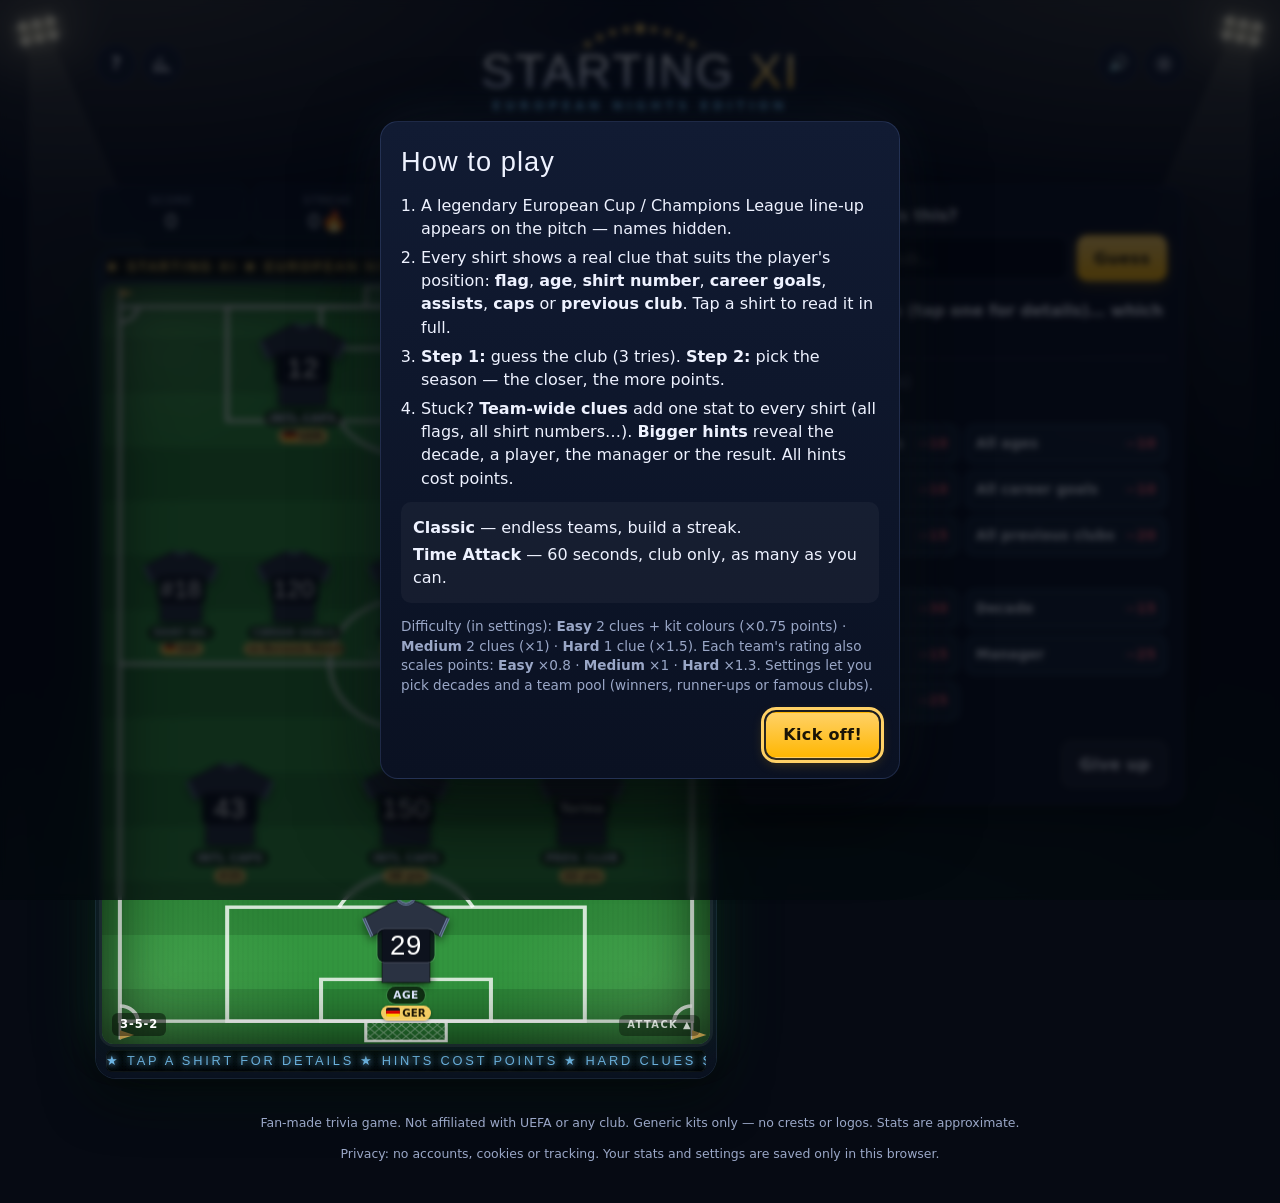
<file: index.html>
<!doctype html>
<html lang="en">
<head>
  <meta charset="utf-8">
  <!--
    Security policy (works on any static host, including GitHub Pages which can't set headers).
    Everything is served from this site; no third-party scripts, fonts, trackers or API calls.
    data:/blob: images are the flag/share-card canvases; there are no inline scripts or style attributes.
  -->
  <meta http-equiv="Content-Security-Policy" content="default-src 'self'; script-src 'self'; style-src 'self'; img-src 'self' data: blob:; font-src 'self'; connect-src 'self'; manifest-src 'self'; worker-src 'self'; media-src 'none'; object-src 'none'; frame-src 'none'; base-uri 'none'; form-action 'none'">
  <meta name="referrer" content="strict-origin-when-cross-origin">
  <meta name="viewport" content="width=device-width, initial-scale=1, viewport-fit=cover">
  <title>Starting XI – European Nights Edition</title>
  <meta name="description" content="Guess the legendary European Cup / Champions League team from the clues on each player's shirt. Free football trivia game — no sign-up, works offline.">
  <meta name="theme-color" content="#070b14">
  <meta name="color-scheme" content="dark">

  <!-- Social previews (absolute URLs: chat apps read them without running the page) -->
  <meta property="og:type" content="website">
  <meta property="og:title" content="Starting XI – European Nights Edition">
  <meta property="og:description" content="Can you name the legendary Champions League team from 11 shirts of clues?">
  <meta property="og:url" content="https://starting-xi.online/">
  <meta property="og:image" content="https://starting-xi.online/og-image.png">
  <meta property="og:image:width" content="1200">
  <meta property="og:image:height" content="630">
  <meta property="og:image:alt" content="Starting XI – a football pitch with eleven mystery shirts">
  <meta name="twitter:card" content="summary_large_image">

  <!-- Icons & install as an app -->
  <link rel="icon" href="favicon.svg" type="image/svg+xml">
  <link rel="icon" href="icon-192.png" type="image/png" sizes="192x192">
  <link rel="apple-touch-icon" href="apple-touch-icon.png">
  <link rel="manifest" href="manifest.webmanifest">
  <link rel="stylesheet" href="style.css?v=20261024m">
</head>
<body>
  <noscript><p class="noscript">Starting XI needs JavaScript to run. Please enable it and reload the page.</p></noscript>
  <!-- Stadium atmosphere (purely decorative) -->
  <div class="stadium" aria-hidden="true">
    <div class="floodlight floodlight-left"><span></span><span></span><span></span><span></span><span></span><span></span></div>
    <div class="floodlight floodlight-right"><span></span><span></span><span></span><span></span><span></span><span></span></div>
  </div>

  <!-- Shared SVG definitions (shirt clip path used by every player card) -->
  <svg class="svg-defs" width="0" height="0" aria-hidden="true" focusable="false">
    <defs>
      <clipPath id="shirt-clip" clipPathUnits="userSpaceOnUse">
        <path d="M33 4 L42 1 Q50 9 58 1 L67 4 L96 20 L87 40 L76 34 L76 90 L24 90 L24 34 L13 40 L4 20 Z"/>
      </clipPath>
    </defs>
  </svg>

  <a class="skip-link" href="#guess-area">Skip to guess</a>

  <header class="site-header">
    <div class="header-actions header-actions-left">
      <button class="icon-btn" id="btn-help" type="button" aria-label="How to play" title="How to play">?</button>
      <button class="icon-btn" id="btn-stats" type="button" aria-label="Statistics" title="Statistics">
        <svg viewBox="0 0 24 24" aria-hidden="true"><path d="M4 20V10M10 20V4M16 20v-7M22 20H2" fill="none" stroke="currentColor" stroke-width="2.2" stroke-linecap="round"/></svg>
      </button>
    </div>

    <h1 class="logo">
      <!-- Original logo: an arc of eleven stars over the wordmark -->
      <svg class="logo-stars" viewBox="0 0 220 40" aria-hidden="true">
        <g id="logo-star-arc"></g>
      </svg>
      <span class="logo-word">Starting <span class="logo-xi">XI</span></span>
      <span class="logo-sub">European Nights Edition</span>
    </h1>

    <div class="header-actions header-actions-right">
      <button class="icon-btn" id="btn-sound" type="button" aria-label="Mute sound" aria-pressed="false" title="Sound on/off">🔊</button>
      <button class="icon-btn" id="btn-settings" type="button" aria-label="Settings" title="Settings">
        <svg viewBox="0 0 24 24" aria-hidden="true"><circle cx="12" cy="12" r="3.2" fill="none" stroke="currentColor" stroke-width="2"/><path d="M12 2v3M12 19v3M2 12h3M19 12h3M4.9 4.9l2.1 2.1M17 17l2.1 2.1M4.9 19.1L7 17M17 7l2.1-2.1" stroke="currentColor" stroke-width="2" stroke-linecap="round"/></svg>
      </button>
    </div>
  </header>

  <nav class="mode-tabs" role="tablist" aria-label="Game mode">
    <button role="tab" type="button" class="mode-tab" id="tab-classic" data-mode="classic" aria-selected="true">Classic</button>
    <button role="tab" type="button" class="mode-tab" id="tab-timeattack" data-mode="timeattack" aria-selected="false">Time Attack</button>
  </nav>

  <main class="layout" id="main">
    <!-- ───────────── Pitch ───────────── -->
    <section class="pitch-column" aria-label="Pitch">
      <div class="status-bar" id="status-bar" aria-live="polite"></div>

      <div class="pitch-frame">
        <div class="led-board" aria-hidden="true"><div class="led-track"><span>★ STARTING XI ★ EUROPEAN NIGHTS ★ WHO ARE THEY? ★ NAME THE CLUB ★ NAME THE SEASON ★ </span><span>★ STARTING XI ★ EUROPEAN NIGHTS ★ WHO ARE THEY? ★ NAME THE CLUB ★ NAME THE SEASON ★ </span></div></div>
        <div class="pitch" id="pitch">
          <svg class="pitch-lines" viewBox="0 0 68 100" preserveAspectRatio="none" aria-hidden="true">
            <defs>
              <pattern id="net" width="1" height="1" patternUnits="userSpaceOnUse">
                <path d="M0 0 L1 1 M1 0 L0 1" stroke="rgba(255,255,255,.35)" stroke-width=".12"/>
              </pattern>
            </defs>
            <!-- goals with nets -->
            <rect x="29.5" y=".4" width="9" height="2.6" fill="url(#net)" stroke="rgba(255,255,255,.85)" stroke-width=".35"/>
            <rect x="29.5" y="97" width="9" height="2.6" fill="url(#net)" stroke="rgba(255,255,255,.85)" stroke-width=".35"/>
            <g fill="none" stroke="rgba(255,255,255,.8)" stroke-width=".45">
              <rect x="2" y="3" width="64" height="94"/>
              <line x1="2" y1="50" x2="66" y2="50"/>
              <circle cx="34" cy="50" r="8.5"/>
              <rect x="14" y="3" width="40" height="15"/>
              <rect x="24.5" y="3" width="19" height="5.5"/>
              <path d="M26.5 18 A8.5 8.5 0 0 0 41.5 18"/>
              <rect x="14" y="82" width="40" height="15"/>
              <rect x="24.5" y="91.5" width="19" height="5.5"/>
              <path d="M26.5 82 A8.5 8.5 0 0 1 41.5 82"/>
              <path d="M2 5 A2 2 0 0 0 4 3 M64 3 A2 2 0 0 0 66 5 M2 95 A2 2 0 0 1 4 97 M64 97 A2 2 0 0 1 66 95"/>
            </g>
            <g fill="rgba(255,255,255,.85)">
              <circle cx="34" cy="50" r=".6"/>
              <circle cx="34" cy="13" r=".55"/>
              <circle cx="34" cy="87" r=".55"/>
            </g>
            <!-- original centre-circle star motif -->
            <polygon class="centre-star" points="34,44.6 35.3,48.3 39.2,48.3 36.1,50.6 37.2,54.3 34,52.1 30.8,54.3 31.9,50.6 28.8,48.3 32.7,48.3"/>
            <!-- corner flags -->
            <g class="corner-flags">
              <line x1="2" y1="3" x2="2" y2="0.6"/><polygon points="2,0.6 3.6,1.2 2,1.8"/>
              <line x1="66" y1="3" x2="66" y2="0.6"/><polygon points="66,0.6 67.6,1.2 66,1.8"/>
              <line x1="2" y1="97" x2="2" y2="99.4"/><polygon points="2,98.2 3.6,98.8 2,99.4"/>
              <line x1="66" y1="97" x2="66" y2="99.4"/><polygon points="66,98.2 67.6,98.8 66,99.4"/>
            </g>
          </svg>
          <div class="formation-tag" id="formation-tag" aria-live="polite"></div>
          <div class="attack-arrow" aria-hidden="true">ATTACK ▲</div>
          <ul class="players" id="players" aria-label="Starting eleven"></ul>
          <div class="pitch-overlay" id="pitch-overlay" hidden></div>
        </div>
        <div class="led-board led-bottom" aria-hidden="true"><div class="led-track reverse"><span>★ TAP A SHIRT FOR DETAILS ★ HINTS COST POINTS ★ HARD CLUES SCORE ×1.5 ★ </span><span>★ TAP A SHIRT FOR DETAILS ★ HINTS COST POINTS ★ HARD CLUES SCORE ×1.5 ★ </span></div></div>
      </div>
    </section>

    <!-- ───────────── Controls ───────────── -->
    <section class="control-column" id="guess-area" aria-label="Your guess">
      <div class="panel" id="play-panel">
        <!-- Step 1: club -->
        <div class="club-slot" id="club-slot">
        <form class="guess-form" id="club-form" autocomplete="off" novalidate>
          <label class="step-label" for="club-input"><span class="step-num">1</span> Which club is this?</label>
          <div class="guess-row">
            <div class="combo" id="combo">
              <input id="club-input" class="text-input" type="text" role="combobox"
                     aria-autocomplete="list" aria-expanded="false" aria-controls="club-list"
                     placeholder="Start typing a club…" spellcheck="false" autocapitalize="off">
              <ul id="club-list" class="combo-list" role="listbox" aria-label="Club suggestions" hidden></ul>
            </div>
            <button class="btn btn-primary" id="club-submit" type="submit">Guess</button>
          </div>
          <ul class="guess-history" id="guess-history" aria-label="Previous guesses"></ul>
          <p class="dock-feedback" id="dock-feedback" aria-hidden="true"></p>
        </form>
        </div>

        <!-- Step 2: season -->
        <form class="guess-form" id="season-form" hidden novalidate>
          <label class="step-label" for="season-select"><span class="step-num">2</span> Which season?</label>
          <div class="guess-row">
            <button class="btn btn-ghost btn-square" id="season-minus" type="button" aria-label="Previous season">−</button>
            <select id="season-select" class="text-input select-input"></select>
            <button class="btn btn-ghost btn-square" id="season-plus" type="button" aria-label="Next season">+</button>
            <button class="btn btn-primary" id="season-submit" type="submit">Lock in</button>
          </div>
          <p class="hint-text">Exact season = full points. Closer = more points.</p>
        </form>

        <p class="feedback" id="feedback" role="status" aria-live="polite"></p>

        <!-- Hints -->
        <div class="hints" id="hints">
          <h2 class="panel-title">Hints <span class="muted">(cost points)</span></h2>
          <div class="hint-buttons" id="hint-buttons"></div>
          <ul class="hint-log" id="hint-log" aria-live="polite"></ul>
        </div>

        <div class="round-actions" id="round-actions">
        </div>
      </div>

      <!-- Reveal / results -->
      <div class="panel reveal" id="reveal" hidden tabindex="-1" aria-live="polite"></div>

      <!-- Time attack intro / results -->
      <div class="panel ta-panel" id="ta-panel" hidden></div>
    </section>
  </main>

  <footer class="site-footer">
    <p>Fan-made trivia game. Not affiliated with UEFA or any club. Generic kits only — no crests or logos.
      Stats are approximate.</p>
    <p>Privacy: no accounts, cookies or tracking. Your stats and settings are saved only in this browser.</p>
  </footer>

  <!-- ───────────── Modals ───────────── -->
  <dialog class="modal" id="modal-help" aria-labelledby="help-title">
    <div class="modal-body">
      <h2 id="help-title">How to play</h2>
      <ol class="help-list">
        <li>A legendary European Cup / Champions League line-up appears on the pitch — names hidden.</li>
        <li>Every shirt shows a real clue that suits the player's position: <b>flag</b>, <b>age</b>, <b>shirt number</b>, <b>career goals</b>, <b>assists</b>, <b>caps</b> or <b>previous club</b>. Tap a shirt to read it in full.</li>
        <li><b>Step 1:</b> guess the club (3 tries). <b>Step 2:</b> pick the season — the closer, the more points.</li>
        <li>Stuck? <b>Team-wide clues</b> add one stat to every shirt (all flags, all shirt numbers…). <b>Bigger hints</b> reveal the decade, a player, the manager or the result. All hints cost points.</li>
      </ol>
      <div class="help-modes">
        <p><b>Classic</b> — endless teams, build a streak.</p>
        <p><b>Time Attack</b> — 60 seconds, club only, as many as you can.</p>
      </div>
      <p class="muted small">Difficulty (in settings): <b>Easy</b> 2 clues + kit colours (×0.75 points) · <b>Medium</b> 2 clues (×1) · <b>Hard</b> 1 clue (×1.5). Each team's rating also scales points: <b>Easy</b> ×0.8 · <b>Medium</b> ×1 · <b>Hard</b> ×1.3. Settings let you pick decades and a team pool (winners, runner-ups or famous clubs).</p>
      <div class="modal-actions">
        <button class="btn btn-primary" type="button" data-close>Kick off!</button>
      </div>
    </div>
  </dialog>

  <dialog class="modal" id="modal-stats" aria-labelledby="stats-title">
    <div class="modal-body">
      <h2 id="stats-title">Statistics</h2>
      <div id="stats-content"></div>
      <div class="modal-actions">
        <button class="btn btn-ghost" type="button" id="btn-reset-stats">Reset stats</button>
        <button class="btn btn-ghost" type="button" data-close>Close</button>
        <button class="btn btn-primary" type="button" id="btn-share-stats">Share stats 📤</button>
      </div>
    </div>
  </dialog>

  <dialog class="modal" id="modal-settings" aria-labelledby="settings-title">
    <div class="modal-body">
      <h2 id="settings-title">Settings</h2>
      <fieldset class="setting">
        <legend>Clue difficulty <span class="muted small">(Classic mode)</span></legend>
        <div class="segmented">
          <label><input type="radio" name="difficulty" value="easy"> <span>Easy</span></label>
          <label><input type="radio" name="difficulty" value="medium"> <span>Medium</span></label>
          <label><input type="radio" name="difficulty" value="hard"> <span>Hard</span></label>
        </div>
        <p class="muted small">Easy: 2 clues per shirt + kit colours (points ×0.75). Medium: 2 clues (×1). Hard: 1 clue (×1.5).</p>
      </fieldset>
      <fieldset class="setting">
        <legend>Team pool</legend>
        <select id="setting-pool" class="text-input select-input">
          <option value="all">All teams</option>
          <option value="winners">Winners only</option>
          <option value="runners">Runner-ups only</option>
          <option value="famous">Famous clubs only</option>
        </select>
      </fieldset>
      <fieldset class="setting">
        <legend>Decades <button type="button" class="link-btn" id="decades-all">Select all</button></legend>
        <div class="decade-filter" id="setting-decades"></div>
      </fieldset>
      <fieldset class="setting">
        <legend>Sound</legend>
        <label class="switch"><input type="checkbox" id="setting-sound"> <span>Sound effects</span></label>
      </fieldset>
      <div class="modal-actions">
        <button class="btn btn-primary" type="button" data-close>Done</button>
      </div>
    </div>
  </dialog>

  <dialog class="modal share-modal" id="modal-share" aria-labelledby="share-title">
    <div class="modal-body">
      <div class="share-head">
        <div>
          <p class="share-kicker">Challenge your friends</p>
          <h2 id="share-title">Share your run</h2>
        </div>
        <button class="icon-btn share-close" type="button" data-close aria-label="Close">✕</button>
      </div>

      <div class="share-layout">
        <figure class="share-figure">
          <img class="share-image" id="share-image" alt="Your result card">
          <figcaption>Image card · no spoilers</figcaption>
        </figure>

        <div class="share-side">
          <div class="share-stats" id="share-stats" aria-label="Your result"></div>

          <div class="share-message">
            <span class="share-message-label">Sent with the image</span>
            <p class="share-link-line" id="share-preview"></p>
          </div>

          <div class="share-buttons">
            <button class="btn btn-primary" type="button" id="btn-share-native">Share image 📤</button>
            <button class="btn btn-ghost" type="button" id="btn-share-download">Save image 🖼️</button>
          </div>
          <p class="share-how" id="share-how"></p>

          <div class="share-apps-block">
            <span class="share-message-label">Or share straight to</span>
            <div class="share-apps" id="share-apps" aria-label="Share to an app"></div>
          </div>
        </div>
      </div>
    </div>
  </dialog>

  <div class="toast" id="toast" role="status" aria-live="polite" hidden></div>
  <canvas class="confetti" id="confetti" aria-hidden="true"></canvas>

  <script src="data.js?v=20261024m"></script>
  <script src="game.js?v=20261024m"></script>
</body>
</html>
</file>
<file: style.css>
/* =============================================================================
 * Starting XI – European Nights Edition — styles
 * Dark "stadium at night" theme, mobile-first.
 * ========================================================================== */

:root {
  --bg: #060a13;
  --bg-2: #0c1426;
  --panel: rgba(14, 22, 40, 0.86);
  --panel-border: rgba(140, 170, 255, 0.16);
  --text: #eef2ff;
  --muted: #9aa7c7;
  --gold: #ffd166;
  --gold-2: #ffb703;
  --sky: #7cc8ff;
  --good: #3ddc84;
  --bad: #ff5d73;
  --warn: #ffb547;
  --grass-1: #2e8b3a;
  --grass-2: #287a33;
  --radius: 14px;
  --card-w: clamp(56px, 17vw, 92px);
  --font-display: Impact, Haettenschweiler, "Arial Narrow Bold", "Franklin Gothic Medium", sans-serif;
  --font-body: system-ui, -apple-system, "Segoe UI", Roboto, "Helvetica Neue", Arial, sans-serif;
  --shadow: 0 10px 30px rgba(0, 0, 0, 0.45);
  color-scheme: dark;
}

* { box-sizing: border-box; }

html { -webkit-text-size-adjust: 100%; }

body {
  margin: 0;
  min-height: 100vh;
  font-family: var(--font-body);
  color: var(--text);
  background:
    radial-gradient(ellipse 60% 40% at 10% -5%, rgba(255, 236, 170, 0.20), transparent 70%),
    radial-gradient(ellipse 60% 40% at 90% -5%, rgba(255, 236, 170, 0.20), transparent 70%),
    radial-gradient(ellipse 120% 60% at 50% 110%, rgba(40, 140, 70, 0.20), transparent 70%),
    linear-gradient(180deg, #0a1022 0%, var(--bg) 60%);
  background-color: var(--bg);
  background-attachment: fixed;
  overflow-x: hidden;
  line-height: 1.45;
}

button, input, select { font: inherit; color: inherit; }

.svg-defs { position: absolute; width: 0; height: 0; overflow: hidden; }

.skip-link {
  position: absolute; left: 8px; top: -60px; z-index: 50;
  background: var(--gold); color: #111; padding: 8px 12px; border-radius: 8px; font-weight: 700;
}
.skip-link:focus { top: 8px; }

:focus-visible { outline: 3px solid var(--gold); outline-offset: 2px; }

.muted { color: var(--muted); font-weight: 400; }
.small { font-size: 0.85rem; }

/* ───────────── Stadium floodlights (decorative) ───────────── */
.stadium { position: fixed; inset: 0; pointer-events: none; z-index: 0; overflow: hidden; }
.floodlight {
  position: absolute; top: 14px; display: grid; grid-template-columns: repeat(3, 10px); gap: 4px;
  padding: 5px; border-radius: 4px; background: rgba(30, 36, 50, 0.9);
  box-shadow: 0 0 40px 18px rgba(255, 240, 190, 0.18);
}
.floodlight span {
  width: 10px; height: 10px; border-radius: 50%;
  background: #fff9e0; box-shadow: 0 0 10px 3px rgba(255, 244, 200, 0.9);
  animation: flicker 6s infinite;
}
.floodlight span:nth-child(2n) { animation-delay: 1.3s; }
.floodlight span:nth-child(3n) { animation-delay: 2.7s; }
.floodlight-left { left: 14px; transform: rotate(-12deg); }
.floodlight-right { right: 14px; transform: rotate(12deg); }
.floodlight::after {
  content: ""; position: absolute; top: 100%; left: 50%; width: 260px; height: 60vh;
  transform: translateX(-50%); transform-origin: top center;
  background: linear-gradient(180deg, rgba(255, 246, 210, 0.10), transparent 80%);
  clip-path: polygon(45% 0, 55% 0, 100% 100%, 0 100%);
}
@keyframes flicker { 0%, 96%, 100% { opacity: 1; } 97% { opacity: 0.6; } 98% { opacity: 1; } 99% { opacity: 0.8; } }

/* ───────────── Header / logo ───────────── */
.site-header, .mode-tabs, .layout, .site-footer { position: relative; z-index: 1; }

.site-header {
  display: grid; grid-template-columns: auto 1fr auto; align-items: center; gap: 8px;
  max-width: 1120px; margin: 0 auto; padding: 14px 16px 6px;
}
.header-actions { display: flex; gap: 6px; }

.icon-btn {
  width: 40px; height: 40px; border-radius: 50%; display: grid; place-items: center;
  border: 1px solid var(--panel-border); background: rgba(20, 30, 54, 0.8); cursor: pointer;
  font-weight: 800; font-size: 1.05rem; transition: transform .15s, background .15s;
}
.icon-btn svg { width: 20px; height: 20px; }
.icon-btn:hover { background: rgba(40, 56, 96, 0.9); transform: translateY(-1px); }

.logo { margin: 0; text-align: center; line-height: 1; display: flex; flex-direction: column; align-items: center; }
.logo-stars { width: min(200px, 52vw); height: auto; margin-bottom: -2px; }
.logo-stars polygon { fill: var(--gold); filter: drop-shadow(0 0 3px rgba(255, 209, 102, .8)); }
.logo-word {
  font-family: var(--font-display); font-weight: 400; letter-spacing: 0.04em; text-transform: uppercase;
  font-size: clamp(1.9rem, 8.5vw, 3rem);
  background: linear-gradient(180deg, #ffffff 0%, #dfe8ff 55%, #9fb4e8 100%);
  -webkit-background-clip: text; background-clip: text; color: transparent;
  filter: drop-shadow(0 2px 0 rgba(0, 0, 0, .5)) drop-shadow(0 0 18px rgba(124, 200, 255, .25));
}
.logo-xi {
  background: linear-gradient(180deg, #fff3c4, var(--gold) 50%, var(--gold-2));
  -webkit-background-clip: text; background-clip: text; color: transparent;
}
.logo-sub {
  margin-top: 4px; font-size: clamp(0.62rem, 2.6vw, 0.8rem); letter-spacing: 0.32em; text-transform: uppercase;
  color: var(--sky); font-weight: 700;
}

/* ───────────── Mode tabs ───────────── */
.mode-tabs {
  display: flex; justify-content: center; gap: 4px; margin: 8px auto 4px; padding: 4px;
  width: fit-content; max-width: calc(100% - 32px);
  background: rgba(12, 20, 38, 0.85); border: 1px solid var(--panel-border); border-radius: 999px;
}
.mode-tab {
  border: 0; background: transparent; padding: 8px 14px; border-radius: 999px; cursor: pointer;
  font-weight: 700; font-size: 0.92rem; color: var(--muted); white-space: nowrap;
}
.mode-tab[aria-selected="true"] {
  background: linear-gradient(180deg, var(--gold), var(--gold-2)); color: #1a1406;
  box-shadow: 0 0 16px rgba(255, 209, 102, 0.45);
}
.mode-tab:not([aria-selected="true"]):hover { color: var(--text); }

/* ───────────── Layout ───────────── */
.layout {
  max-width: 1120px; margin: 0 auto; padding: 8px 16px 24px;
  display: grid; grid-template-columns: minmax(0, 1fr); gap: 16px;
}
@media (min-width: 900px) {
  .layout { grid-template-columns: minmax(0, 620px) minmax(0, 1fr); align-items: start; gap: 24px; }
  .control-column { position: sticky; top: 16px; }
}

/* ───────────── Status bar ───────────── */
.status-bar {
  max-width: 620px; margin-left: auto; margin-right: auto;
  display: flex; flex-wrap: wrap; justify-content: space-between; gap: 6px; margin-bottom: 10px;
}
.stat-chip {
  flex: 1 1 0; min-width: 70px; padding: 6px 10px; border-radius: 10px; text-align: center;
  background: var(--panel); border: 1px solid var(--panel-border);
}
.stat-chip .k { display: block; font-size: 0.66rem; letter-spacing: .12em; text-transform: uppercase; color: var(--muted); }
.stat-chip .v { display: block; font-family: var(--font-display); font-size: 1.3rem; letter-spacing: .03em; line-height: 1.15; }
.stat-chip.timer .v { color: var(--gold); }
.stat-chip.timer.low .v { color: var(--bad); animation: pulse 1s infinite; }
.balls { letter-spacing: 1px; white-space: nowrap; font-size: 1rem; }
.balls .used { opacity: .22; filter: grayscale(1); }
@keyframes pulse { 50% { transform: scale(1.12); } }

/* ───────────── Pitch ───────────── */
.pitch {
  max-width: 620px; margin: 0 auto;
  position: relative; width: 100%; aspect-ratio: 80 / 100; border-radius: var(--radius); overflow: hidden;
  background:
    radial-gradient(ellipse 80% 60% at 50% 45%, rgba(255, 255, 255, 0.08), transparent 70%),
    repeating-linear-gradient(180deg, var(--grass-1) 0 8.333%, var(--grass-2) 8.333% 16.666%);
  box-shadow: inset 0 0 60px rgba(0, 0, 0, 0.55), 0 0 0 3px rgba(255, 255, 255, 0.06), 0 0 50px rgba(61, 220, 132, 0.15), var(--shadow);
}
.pitch-lines { position: absolute; inset: 0; width: 100%; height: 100%; }
.pitch.shake { animation: shake .5s; }

.formation-tag {
  position: absolute; left: 10px; bottom: 8px; z-index: 2; padding: 3px 8px; border-radius: 6px;
  font-size: .72rem; font-weight: 800; letter-spacing: .08em; background: rgba(0, 0, 0, .45); color: #fff;
}
.formation-tag:empty { display: none; }

.pitch-overlay {
  position: absolute; inset: 0; z-index: 5; display: grid; place-items: center; text-align: center; padding: 20px;
  background: rgba(4, 8, 16, .55); backdrop-filter: blur(2px);
  font-family: var(--font-display); font-size: clamp(1.4rem, 6vw, 2.2rem); letter-spacing: .05em;
}
.pitch-overlay[hidden] { display: none; }

/* ───────────── Player cards ───────────── */
.players { list-style: none; margin: 0; padding: 0; position: absolute; inset: 0; z-index: 3; }

.card {
  --cw: var(--card-w);
  position: absolute; width: var(--cw); transform: translate(-50%, -50%);
  perspective: 700px;
}
.card.compact { --cw: calc(var(--card-w) * 0.86); }

.card-drop { animation: drop .6s cubic-bezier(.2, .9, .3, 1.25) both; animation-delay: var(--delay, 0ms); }
.no-anim .card-drop { animation: none; }
@keyframes drop {
  0% { opacity: 0; transform: translateY(-70px) scale(.5) rotate(-8deg); }
  70% { opacity: 1; }
  100% { opacity: 1; transform: none; }
}

.card-btn {
  display: block; width: 100%; padding: 0; margin: 0; border: 0; background: none; color: inherit;
  font: inherit; text-align: inherit; cursor: pointer; border-radius: 10px;
}
.card-btn:hover .shirt { filter: drop-shadow(0 4px 4px rgba(0, 0, 0, .45)) drop-shadow(0 0 6px rgba(255, 209, 102, .55)); }
.card-btn[aria-expanded="true"] .shirt { filter: drop-shadow(0 0 8px rgba(255, 209, 102, .95)); }
.card-btn:focus-visible { outline-offset: 3px; }

.card-tip {
  position: absolute; z-index: 6; width: max-content; max-width: min(240px, 72%);
  transform: translate(-50%, calc(-100% - 50px)); padding: 10px 12px; border-radius: 12px;
  background: rgba(8, 13, 26, .96); border: 1px solid rgba(255, 209, 102, .45);
  box-shadow: 0 12px 30px rgba(0, 0, 0, .6); font-size: .8rem; line-height: 1.3; animation: fadeIn .18s ease-out;
}
.card-tip.below { transform: translate(-50%, 46px); }
.card-tip[hidden] { display: none; }
.card-tip-title { display: block; margin-bottom: 6px; font-size: .92rem; color: var(--gold); }
.card-tip dl { display: grid; grid-template-columns: auto 1fr; gap: 3px 10px; margin: 0; }
.card-tip dt { color: var(--muted); }
.card-tip dd { margin: 0; font-weight: 700; }

.card-inner { position: relative; transform-style: preserve-3d; transition: transform .75s cubic-bezier(.3, .7, .3, 1.1); }
.card.flipped .card-inner { transform: rotateY(180deg); }
.card-face { backface-visibility: hidden; -webkit-backface-visibility: hidden; display: flex; flex-direction: column; align-items: center; }
.card-back { position: absolute; inset: 0 0 auto 0; transform: rotateY(180deg); }

.shirt-wrap { position: relative; width: 100%; }
.shirt { display: block; width: 100%; height: auto; filter: drop-shadow(0 4px 4px rgba(0, 0, 0, .45)); }

.clue-bubble {
  position: absolute; left: 50%; top: 54%; transform: translate(-50%, -50%);
  width: max-content; min-width: 62%; max-width: 96%; padding: 2px 4px; border-radius: 7px; text-align: center;
  background: rgba(6, 10, 20, .78); color: #fff; line-height: 1.05;
  box-shadow: 0 0 0 1px rgba(255, 255, 255, .12);
}
.clue-main {
  display: block; font-family: var(--font-display); letter-spacing: .02em;
  font-size: calc(var(--cw) * 0.30); white-space: nowrap;
}
.clue-main.text { font-family: var(--font-body); font-weight: 800; font-size: calc(var(--cw) * 0.135); white-space: normal; line-height: 1.1; overflow-wrap: break-word; hyphens: auto; }
.clue-main.flag { font-size: calc(var(--cw) * 0.28); font-family: "Segoe UI Emoji", "Apple Color Emoji", "Noto Color Emoji", sans-serif; }
.clue-main.blank { opacity: .55; }
.clue-sub { display: block; font-size: calc(var(--cw) * 0.12); font-weight: 800; letter-spacing: .08em; color: var(--gold); }

.chip {
  margin-top: 2px; max-width: 120%; padding: 1px 6px; border-radius: 999px; text-align: center;
  font-size: calc(var(--cw) * 0.115); font-weight: 800; letter-spacing: .04em; text-transform: uppercase; white-space: nowrap;
  background: rgba(0, 0, 0, .62); color: #dfe7ff; box-shadow: 0 0 0 1px rgba(255, 255, 255, .1);
  overflow: hidden; text-overflow: ellipsis;
}
.chip.second { background: rgba(255, 209, 102, .92); color: #1b1404; text-transform: none; letter-spacing: 0; }

.name-tag {
  margin-top: 2px; max-width: 140%; padding: 1px 6px; border-radius: 5px;
  font-size: calc(var(--cw) * 0.13); font-weight: 800; white-space: nowrap; overflow: hidden; text-overflow: ellipsis;
  background: var(--sky); color: #04101f; animation: pop .35s ease-out;
}
@keyframes pop { from { transform: scale(.4); opacity: 0; } to { transform: none; opacity: 1; } }

.back-num {
  position: absolute; left: 50%; top: 52%; transform: translate(-50%, -50%);
  font-family: var(--font-display); font-size: calc(var(--cw) * 0.36); color: #fff;
  text-shadow: 0 0 2px #000, 0 2px 0 rgba(0, 0, 0, .6), 0 0 8px rgba(0, 0, 0, .6);
}
.back-name {
  margin-top: 2px; max-width: 150%; padding: 2px 6px; border-radius: 6px; text-align: center;
  font-size: calc(var(--cw) * 0.14); font-weight: 800; line-height: 1.1;
  background: linear-gradient(180deg, #fff6d6, var(--gold)); color: #1a1406; box-shadow: 0 2px 8px rgba(0, 0, 0, .5);
}
.back-pos { font-size: calc(var(--cw) * 0.105); font-weight: 700; color: #fff; text-shadow: 0 1px 2px #000; margin-top: 1px; }

/* ───────────── Panels & controls ───────────── */
.panel {
  background: var(--panel); border: 1px solid var(--panel-border); border-radius: var(--radius);
  padding: 16px; box-shadow: var(--shadow); backdrop-filter: blur(6px);
}
.panel + .panel { margin-top: 14px; }
.panel[hidden] { display: none; }
.panel-title { font-size: .95rem; margin: 0 0 8px; letter-spacing: .03em; }

.guess-form + .guess-form { margin-top: 10px; }
.guess-form[hidden] { display: none; }
.step-label { display: flex; align-items: center; gap: 8px; font-weight: 800; margin-bottom: 8px; }
.step-num {
  display: inline-grid; place-items: center; width: 24px; height: 24px; border-radius: 50%;
  background: var(--gold); color: #1a1406; font-size: .8rem;
}
.guess-row { display: flex; gap: 8px; align-items: stretch; }
.guess-row.shake { animation: shake .5s; }

.text-input {
  width: 100%; min-height: 46px; padding: 10px 12px; border-radius: 10px;
  border: 1px solid rgba(160, 185, 255, .28); background: rgba(5, 10, 22, .85); color: var(--text);
  font-size: 1rem;
}
.text-input:focus { outline: none; border-color: var(--gold); box-shadow: 0 0 0 3px rgba(255, 209, 102, .25); }
.select-input { cursor: pointer; }
.select-input option { background: #0b1222; }

.combo { position: relative; flex: 1; min-width: 0; }
.combo-list {
  position: absolute; z-index: 20; left: 0; right: 0; top: calc(100% + 4px); margin: 0; padding: 4px; list-style: none;
  max-height: 260px; overflow-y: auto; border-radius: 10px;
  background: #0d1529; border: 1px solid rgba(160, 185, 255, .3); box-shadow: var(--shadow);
}
.combo-list[hidden] { display: none; }
.combo-list li { padding: 9px 10px; border-radius: 7px; cursor: pointer; }
.combo-list li[aria-selected="true"], .combo-list li:hover { background: rgba(255, 209, 102, .18); }
.combo-list li mark { background: none; color: var(--gold); font-weight: 800; }
.combo-list li.guessed { opacity: .45; text-decoration: line-through; }

.btn {
  min-height: 46px; padding: 10px 16px; border-radius: 10px; border: 1px solid transparent; cursor: pointer;
  font-weight: 800; letter-spacing: .02em; transition: transform .12s, filter .15s, background .15s; white-space: nowrap;
}
.btn:hover:not(:disabled) { transform: translateY(-1px); filter: brightness(1.08); }
.btn:active:not(:disabled) { transform: translateY(1px); }
.btn:disabled { opacity: .42; cursor: not-allowed; }
.btn-primary { background: linear-gradient(180deg, var(--gold), var(--gold-2)); color: #1a1406; box-shadow: 0 4px 14px rgba(255, 183, 3, .3); }
.btn-ghost { background: rgba(255, 255, 255, .06); border-color: rgba(255, 255, 255, .16); color: var(--text); }
.btn-square { min-width: 46px; padding: 0; font-size: 1.3rem; }
.btn-hint {
  min-height: 40px; padding: 8px 10px; font-size: .84rem; font-weight: 700; text-align: left;
  background: rgba(124, 200, 255, .09); border-color: rgba(124, 200, 255, .28); color: var(--text);
  display: flex; justify-content: space-between; gap: 8px; align-items: center; white-space: normal;
}
.btn-hint .cost { color: var(--bad); font-weight: 800; white-space: nowrap; }
.btn-hint[hidden] { display: none; }

.hint-text { margin: 6px 0 0; font-size: .8rem; color: var(--muted); }

.guess-history { list-style: none; margin: 8px 0 0; padding: 0; display: flex; flex-wrap: wrap; gap: 6px; }
.guess-history li { padding: 4px 9px; border-radius: 999px; font-size: .82rem; font-weight: 700; }
.guess-history li.wrong { background: rgba(255, 93, 115, .16); color: #ffb3bf; border: 1px solid rgba(255, 93, 115, .35); }
.guess-history li.right { background: rgba(61, 220, 132, .16); color: #a9f5c9; border: 1px solid rgba(61, 220, 132, .4); }

.feedback { min-height: 1.45em; margin: 10px 0 0; font-weight: 700; }
.feedback.good { color: var(--good); }
.feedback.bad { color: var(--bad); }
.feedback.warn { color: var(--warn); }

.hints { margin-top: 12px; padding-top: 12px; border-top: 1px solid var(--panel-border); }
.hints[hidden] { display: none; }
.hint-group-title { margin: 10px 0 6px; font-size: .74rem; letter-spacing: .12em; text-transform: uppercase; color: var(--muted); }
.hint-group-title:first-child { margin-top: 0; }
.hint-grid { display: grid; grid-template-columns: 1fr 1fr; gap: 6px; }
.btn-hint.used { border-color: rgba(255, 209, 102, .5); background: rgba(255, 209, 102, .1); }
.hint-log { list-style: none; margin: 8px 0 0; padding: 0; display: grid; gap: 4px; }
.hint-log li { font-size: .88rem; padding: 6px 10px; border-radius: 8px; background: rgba(124, 200, 255, .08); border-left: 3px solid var(--sky); animation: pop .3s ease-out; }

.round-actions { display: flex; gap: 8px; justify-content: flex-end; margin-top: 12px; flex-wrap: wrap; }
.round-actions:empty { display: none; }

/* ───────────── Reveal panel ───────────── */
.reveal { animation: rise .45s ease-out; }
@keyframes rise { from { opacity: 0; transform: translateY(14px); } to { opacity: 1; transform: none; } }
.reveal-head { display: flex; align-items: center; gap: 12px; }
.reveal-kit { width: 46px; flex: none; }
.reveal-title { margin: 0; font-family: var(--font-display); font-weight: 400; font-size: 1.7rem; letter-spacing: .03em; line-height: 1.05; }
.reveal-season { color: var(--gold); }
.reveal-verdict { margin: 4px 0 0; font-weight: 800; }
.reveal-verdict.good { color: var(--good); }
.reveal-verdict.bad { color: var(--bad); }
.reveal-verdict.warn { color: var(--warn); }
.reveal-facts { display: grid; grid-template-columns: auto 1fr; gap: 4px 12px; margin: 12px 0; font-size: .92rem; }
.reveal-facts dt { color: var(--muted); }
.reveal-facts dd { margin: 0; font-weight: 700; }
.badge { display: inline-block; padding: 1px 8px; border-radius: 999px; font-size: .75rem; font-weight: 800; text-transform: uppercase; letter-spacing: .06em; }
.badge.easy { background: rgba(61, 220, 132, .2); color: var(--good); }
.badge.medium { background: rgba(255, 181, 71, .2); color: var(--warn); }
.badge.hard { background: rgba(255, 93, 115, .2); color: var(--bad); }
.breakdown { list-style: none; margin: 0 0 12px; padding: 10px 12px; border-radius: 10px; background: rgba(0, 0, 0, .25); font-size: .9rem; }
.breakdown li { display: flex; justify-content: space-between; padding: 2px 0; }
.breakdown li.total { border-top: 1px solid var(--panel-border); margin-top: 4px; padding-top: 6px; font-weight: 800; font-size: 1.05rem; color: var(--gold); }
.share-box { white-space: pre-wrap; font-size: 1rem; padding: 10px 12px; border-radius: 10px; background: rgba(0, 0, 0, .3); margin: 0 0 10px; }
.countdown { font-size: .9rem; color: var(--muted); }

/* ───────────── Time attack panel ───────────── */
.ta-panel { text-align: center; }
.ta-big { font-family: var(--font-display); font-size: 3.2rem; color: var(--gold); margin: 6px 0; line-height: 1; }
.ta-panel p { margin: 6px 0; }
.ta-panel .btn { margin-top: 10px; }

/* ───────────── Modals ───────────── */
.modal {
  width: min(520px, calc(100% - 32px)); max-height: calc(100% - 32px); padding: 0; border-radius: 18px;
  border: 1px solid var(--panel-border); background: linear-gradient(180deg, #111b33, #0a1122); color: var(--text);
  box-shadow: 0 30px 80px rgba(0, 0, 0, .7), 0 0 60px rgba(124, 200, 255, .08);
}
.modal::backdrop { background: rgba(2, 5, 12, .72); backdrop-filter: blur(3px); }
.modal[open] { animation: rise .3s ease-out; }
.modal-body { padding: 20px; }
.modal h2 { margin: 0 0 12px; font-family: var(--font-display); font-weight: 400; letter-spacing: .04em; font-size: 1.7rem; }
.modal-actions { display: flex; justify-content: flex-end; gap: 8px; margin-top: 16px; flex-wrap: wrap; }
.help-list { padding-left: 20px; margin: 0 0 12px; }
.help-list li { margin-bottom: 6px; }
.help-modes { padding: 10px 12px; border-radius: 10px; background: rgba(255, 255, 255, .04); }
.help-modes p { margin: 4px 0; }

.setting { border: 0; margin: 0 0 14px; padding: 0; }
.setting legend { font-weight: 800; margin-bottom: 6px; padding: 0; }
.segmented { display: flex; border-radius: 10px; overflow: hidden; border: 1px solid rgba(160, 185, 255, .28); }
.segmented label { flex: 1; position: relative; }
.segmented input { position: absolute; opacity: 0; inset: 0; cursor: pointer; }
.segmented span { display: block; text-align: center; padding: 10px; font-weight: 700; cursor: pointer; }
.segmented input:checked + span { background: var(--gold); color: #1a1406; }
.segmented input:focus-visible + span { outline: 3px solid var(--sky); outline-offset: -3px; }
.switch { display: flex; align-items: center; gap: 10px; cursor: pointer; font-weight: 600; }
.switch input { width: 20px; height: 20px; accent-color: var(--gold); }

.stats-grid { display: grid; grid-template-columns: repeat(3, 1fr); gap: 8px; margin-bottom: 14px; }
.stats-grid .stat-chip .v { font-size: 1.6rem; }
.stats-section { margin: 14px 0 6px; font-size: .95rem; }
.daily-history { list-style: none; margin: 0; padding: 0; display: grid; gap: 4px; font-size: .88rem; max-height: 150px; overflow-y: auto; }
.daily-history li { display: flex; justify-content: space-between; gap: 8px; padding: 4px 8px; border-radius: 6px; background: rgba(255, 255, 255, .04); }
.collection { display: grid; grid-template-columns: repeat(auto-fill, minmax(130px, 1fr)); gap: 6px; max-height: 220px; overflow-y: auto; padding: 2px; }
.collection-item { display: flex; align-items: center; gap: 6px; padding: 6px 8px; border-radius: 8px; font-size: .78rem; font-weight: 700; background: rgba(255, 255, 255, .05); line-height: 1.15; }
.collection-item.locked { color: var(--muted); font-weight: 600; }
.collection-item .mini-kit { width: 22px; flex: none; }

/* ───────────── Toast & confetti ───────────── */
.toast {
  position: fixed; left: 50%; bottom: 22px; z-index: 60; transform: translateX(-50%);
  max-width: calc(100% - 32px); padding: 10px 16px; border-radius: 12px; font-weight: 700;
  background: #f5f7ff; color: #0b1222; box-shadow: var(--shadow); animation: rise .25s ease-out;
}
.toast[hidden] { display: none; }
.confetti { position: fixed; inset: 0; width: 100%; height: 100%; pointer-events: none; z-index: 55; }

/* ───────────── Footer ───────────── */
.site-footer { max-width: 1120px; margin: 0 auto; padding: 0 16px 28px; text-align: center; color: var(--muted); font-size: .78rem; }
.site-footer code { color: var(--sky); }

@keyframes shake {
  10%, 90% { transform: translateX(-2px); }
  20%, 80% { transform: translateX(4px); }
  30%, 50%, 70% { transform: translateX(-7px); }
  40%, 60% { transform: translateX(7px); }
}

/* Phones: stack the header icons so the logo keeps its room */
@media (max-width: 520px) {
  .site-header { gap: 4px; padding-top: 10px; }
  .header-actions { flex-direction: column; }
  .icon-btn { width: 36px; height: 36px; font-size: .95rem; }
  .icon-btn svg { width: 18px; height: 18px; }
  .stat-chip { padding: 5px 6px; min-width: 0; }
  .floodlight { top: 6px; transform: scale(.7); }
  .floodlight-left { left: -4px; }
  .floodlight-right { right: -4px; }
}

/* Small phones */
@media (max-width: 380px) {
  .hint-grid { grid-template-columns: 1fr; }
  .mode-tab { padding: 8px 10px; font-size: .85rem; }
  .icon-btn { width: 36px; height: 36px; }
  .floodlight { display: none; }
}

@media (prefers-reduced-motion: reduce) {
  *, *::before, *::after { animation-duration: .01ms !important; animation-iteration-count: 1 !important; transition-duration: .01ms !important; }
}

@keyframes fadeIn { from { opacity: 0; } to { opacity: 1; } }

/* Single-column tablets: keep the controls the same width as the pitch */
@media (max-width: 899px) {
  .control-column { width: 100%; max-width: 620px; margin: 0 auto; }
}

/* ───────────── Flags, badges & extras ───────────── */
.flag { display: inline-block; vertical-align: middle; border-radius: 2px; overflow: hidden; }
.flag-big { width: calc(var(--cw) * 0.46); height: auto; display: block; margin: 1px auto 0; box-shadow: 0 1px 3px rgba(0, 0, 0, .5); }
.flag-mini { width: 1.35em; height: auto; margin-top: -2px; }
.clue-bubble.is-flag { padding: 3px 4px 2px; }
.clue-main.flag { line-height: 0; }

.extras {
  display: flex; flex-wrap: wrap; justify-content: center; gap: 2px; margin-top: 2px;
  width: 128%; max-width: 128%;
}
.badge-mini {
  display: inline-flex; align-items: center; gap: 2px; padding: 1px 5px; border-radius: 999px;
  font-size: calc(var(--cw) * 0.112); font-weight: 800; line-height: 1.25; white-space: nowrap;
  max-width: 100%; overflow: hidden; text-overflow: ellipsis;
  background: rgba(124, 200, 255, .92); color: #04101f; box-shadow: 0 1px 3px rgba(0, 0, 0, .4);
}
.badge-mini.second { background: rgba(255, 209, 102, .95); color: #1b1404; }
.back-pos .flag-mini { width: 1.5em; }

/* ───────────── Decade filter ───────────── */
.decade-filter { display: grid; grid-template-columns: repeat(4, 1fr); gap: 6px; }
.decade-pill { position: relative; display: block; cursor: pointer; }
.decade-pill input { position: absolute; opacity: 0; inset: 0; cursor: pointer; }
.decade-pill span {
  display: block; text-align: center; padding: 10px 4px; border-radius: 10px; font-weight: 800;
  border: 1px solid rgba(160, 185, 255, .28); background: rgba(255, 255, 255, .04);
}
.decade-pill small {
  display: block; text-align: center; padding: 0 4px 6px; border-radius: 0 0 10px 10px; font-size: .7rem; color: var(--muted);
  border: 1px solid rgba(160, 185, 255, .28); border-top: 0; background: rgba(255, 255, 255, .04);
}
.decade-pill input:checked ~ span, .decade-pill input:checked ~ small { background: var(--gold); color: #1a1406; border-color: var(--gold); }
.decade-pill input:focus-visible ~ span { outline: 3px solid var(--sky); outline-offset: 2px; }
.link-btn { margin-left: 8px; border: 0; background: none; color: var(--sky); font-weight: 700; font-size: .8rem; cursor: pointer; text-decoration: underline; padding: 0; }
@media (max-width: 380px) { .decade-filter { grid-template-columns: repeat(2, 1fr); } }

/* ───────────── Stadium pitch (frame, LED boards, grass) ───────────── */
.pitch-frame {
  position: relative; max-width: 620px; margin: 0 auto; padding: 6px; border-radius: 20px;
  background: linear-gradient(180deg, #151d30, #0b1120);
  box-shadow: 0 0 0 1px rgba(140, 170, 255, .16), 0 20px 50px rgba(0, 0, 0, .55), 0 0 80px rgba(61, 220, 132, .10);
}
.pitch-frame .pitch { border-radius: 12px; }

.led-board {
  overflow: hidden; height: 22px; margin: 0 4px 6px; border-radius: 6px; background: #05070d;
  box-shadow: inset 0 0 0 1px rgba(255, 255, 255, .06), inset 0 0 12px rgba(0, 0, 0, .9);
}
.led-board.led-bottom { margin: 6px 4px 0; }
.led-track { display: flex; width: max-content; animation: led-scroll 32s linear infinite; }
.led-track.reverse { animation-direction: reverse; animation-duration: 38s; }
.led-track span {
  padding-right: 24px; line-height: 22px; white-space: nowrap; font-family: var(--font-display);
  font-size: .8rem; letter-spacing: .22em; color: var(--gold);
  text-shadow: 0 0 6px rgba(255, 209, 102, .9), 0 0 14px rgba(255, 183, 3, .5);
  background-image: radial-gradient(circle, rgba(0, 0, 0, .55) 35%, transparent 36%);
  background-size: 3px 3px;
}
.led-bottom .led-track span { color: var(--sky); text-shadow: 0 0 6px rgba(124, 200, 255, .9), 0 0 14px rgba(124, 200, 255, .4); }
@keyframes led-scroll { from { transform: translateX(0); } to { transform: translateX(-50%); } }

/* Grass: mown stripes + fine texture + four floodlight pools */
.pitch {
  background:
    radial-gradient(ellipse 55% 35% at 0% 0%, rgba(255, 250, 220, .16), transparent 70%),
    radial-gradient(ellipse 55% 35% at 100% 0%, rgba(255, 250, 220, .16), transparent 70%),
    radial-gradient(ellipse 55% 35% at 0% 100%, rgba(255, 250, 220, .12), transparent 70%),
    radial-gradient(ellipse 55% 35% at 100% 100%, rgba(255, 250, 220, .12), transparent 70%),
    repeating-linear-gradient(90deg, rgba(0, 0, 0, .025) 0 2px, transparent 2px 5px),
    repeating-linear-gradient(180deg, #33963f 0 7.14%, #2b8436 7.14% 14.28%);
}
.pitch::after {
  content: ""; position: absolute; inset: 0; pointer-events: none; border-radius: inherit;
  box-shadow: inset 0 0 70px rgba(0, 0, 0, .5);
}
.centre-star { fill: rgba(255, 255, 255, .13); }
.corner-flags line { stroke: rgba(255, 255, 255, .9); stroke-width: .3; }
.corner-flags polygon { fill: var(--gold); }

.attack-arrow {
  position: absolute; right: 10px; bottom: 8px; z-index: 2; padding: 3px 8px; border-radius: 6px;
  font-size: .62rem; font-weight: 800; letter-spacing: .14em; color: rgba(255, 255, 255, .75); background: rgba(0, 0, 0, .35);
}

/* Players stand on the grass: soft contact shadow + subtle lift on hover */
.shirt-wrap::before {
  content: ""; position: absolute; left: 14%; right: 14%; bottom: -3%; height: 14%; border-radius: 50%;
  background: radial-gradient(ellipse at center, rgba(0, 0, 0, .45), transparent 70%);
}
.shirt-wrap { transition: transform .18s ease; }
.card-btn:hover .shirt-wrap { transform: translateY(-3px); }
.card-btn:hover .chip { background: rgba(0, 0, 0, .8); }
.round-actions.center { justify-content: center; }
pre.share-box { font-family: var(--font-body); }

@media (max-width: 520px) {
  .pitch-frame { padding: 4px; border-radius: 16px; }
  .led-board { height: 18px; margin-bottom: 4px; }
  .led-board.led-bottom { margin-top: 4px; }
  .led-track span { line-height: 18px; font-size: .68rem; }
  .attack-arrow { display: none; }
}
@media (prefers-reduced-motion: reduce) { .led-track { animation: none; } }

.share-image { display: block; width: 100%; max-width: 300px; aspect-ratio: 1080 / 1350; margin: 0 auto 12px; border-radius: 12px; background: #0b1222; box-shadow: 0 8px 24px rgba(0, 0, 0, .5); }

/* ───────────── Phone: guess bar docks to the bottom while you study the pitch ───────────── */
.dock-feedback { display: none; }
.guess-form.docked {
  position: fixed; left: 0; right: 0; bottom: 0; z-index: 30; margin: 0;
  padding: 8px 16px calc(10px + env(safe-area-inset-bottom));
  background: rgba(9, 14, 28, .96); border-top: 1px solid var(--panel-border);
  box-shadow: 0 -10px 30px rgba(0, 0, 0, .5); backdrop-filter: blur(8px);
  animation: dockIn .2s ease-out;
}
.guess-form.docked .step-label, .guess-form.docked .guess-history { display: none; }
.guess-form.docked .combo-list { top: auto; bottom: calc(100% + 4px); }
.guess-form.docked .dock-feedback:not(:empty) { display: block; margin: 0 0 6px; font-size: .85rem; font-weight: 700; color: var(--warn); }
@keyframes dockIn { from { transform: translateY(100%); } to { transform: none; } }
.guess-form.docked { display: flex; flex-direction: column; }
.guess-form.docked .dock-feedback { order: -1; }
.panel.has-dock { backdrop-filter: none; }

.noscript { position: relative; z-index: 5; max-width: 560px; margin: 24px auto; padding: 16px; border-radius: 12px; background: #fff3c4; color: #1a1406; font-weight: 700; text-align: center; }

/* ───────────── 404 page ───────────── */
.page-404 { display: grid; place-items: center; min-height: 100vh; padding: 16px; }
.lost { max-width: 420px; text-align: center; }
.lost h1 { margin: 12px 0 4px; font-family: var(--font-display); font-weight: 400; font-size: 3rem; letter-spacing: .04em; color: var(--gold); }
.lost p { margin: 0 0 18px; color: var(--muted); }
.lost .btn { display: inline-block; text-decoration: none; }

/* ───────────── Share popup ───────────── */
.share-modal { width: min(820px, calc(100% - 24px)); }
.share-modal .modal-body { padding: 18px 20px 20px; }
.share-head { display: flex; align-items: flex-start; justify-content: space-between; gap: 12px; margin-bottom: 14px; }
.share-head h2 { margin: 0; }
.share-kicker { margin: 0 0 2px; font-size: .72rem; font-weight: 800; letter-spacing: .14em; text-transform: uppercase; color: var(--sky); }
.share-close { flex: none; }

.share-layout { display: grid; grid-template-columns: 280px minmax(0, 1fr); gap: 20px; align-items: start; }
.share-figure { margin: 0; text-align: center; }
.share-figure .share-image { max-width: 100%; margin: 0 auto 6px; }
.share-figure figcaption { font-size: .75rem; color: var(--muted); }
.share-figure.loading .share-image { background: linear-gradient(90deg, #0b1222 0%, #16213d 50%, #0b1222 100%); background-size: 200% 100%; animation: shimmer 1.2s linear infinite; }
@keyframes shimmer { from { background-position: 200% 0; } to { background-position: -200% 0; } }

.share-side { display: grid; gap: 14px; }
.share-stats { display: grid; grid-template-columns: repeat(3, 1fr); gap: 8px; }
.share-stat {
  display: flex; flex-direction: column; align-items: center; gap: 2px; padding: 10px 6px; border-radius: 12px;
  background: rgba(255, 255, 255, .05); border: 1px solid var(--panel-border);
}
.share-stat .v { font-family: var(--font-display); font-size: 1.55rem; letter-spacing: .02em; line-height: 1.1; }
.share-stat .k { font-size: .66rem; font-weight: 800; letter-spacing: .12em; text-transform: uppercase; color: var(--muted); }
.share-stat.good .v { color: var(--good); }
.share-stat.bad .v { color: var(--bad); }
.share-stat.warn .v { color: var(--warn); }
.share-stat.gold .v { color: var(--gold); }

.share-message { display: grid; gap: 4px; padding: 12px 14px; border-radius: 12px; background: rgba(0, 0, 0, .28); border: 1px solid var(--panel-border); }
.share-message-label { font-size: .7rem; font-weight: 800; letter-spacing: .12em; text-transform: uppercase; color: var(--muted); }
.share-link-line { margin: 0; font-weight: 700; font-size: 1rem; overflow-wrap: anywhere; }

.share-buttons { display: flex; gap: 8px; flex-wrap: wrap; }
.share-buttons .btn { flex: 1 1 160px; }
.share-buttons .btn-primary { flex-grow: 2; }
.share-how { margin: -4px 0 0; font-size: .8rem; color: var(--muted); text-align: center; }

@media (max-width: 680px) {
  .share-layout { grid-template-columns: 1fr; }
  .share-figure .share-image { max-width: 220px; }
}
.share-stats.two-col { grid-template-columns: repeat(2, 1fr); }

/* Share straight to an app */
.share-apps-block { display: grid; gap: 6px; }
.share-apps { display: grid; grid-template-columns: repeat(3, 1fr); gap: 8px; }
.share-app {
  display: flex; align-items: center; justify-content: center; gap: 8px; min-height: 46px; padding: 8px 10px;
  border-radius: 10px; border: 1px solid transparent; cursor: pointer; font-weight: 800; font-size: .9rem; color: #fff;
  transition: transform .12s, filter .15s;
}
.share-app:hover:not(:disabled) { transform: translateY(-1px); filter: brightness(1.1); }
.share-app:disabled { opacity: .45; cursor: wait; }
.share-app-icon { font-size: 1.05rem; font-weight: 900; line-height: 1; }
.share-app-whatsapp { background: #1f8f4e; border-color: #2fbf68; }
.share-app-x { background: #111418; border-color: #3a4150; }
.share-app-facebook { background: #1f4fa3; border-color: #3b6fd0; }
.share-app-facebook .share-app-icon { font-family: Arial, sans-serif; }
</file>
